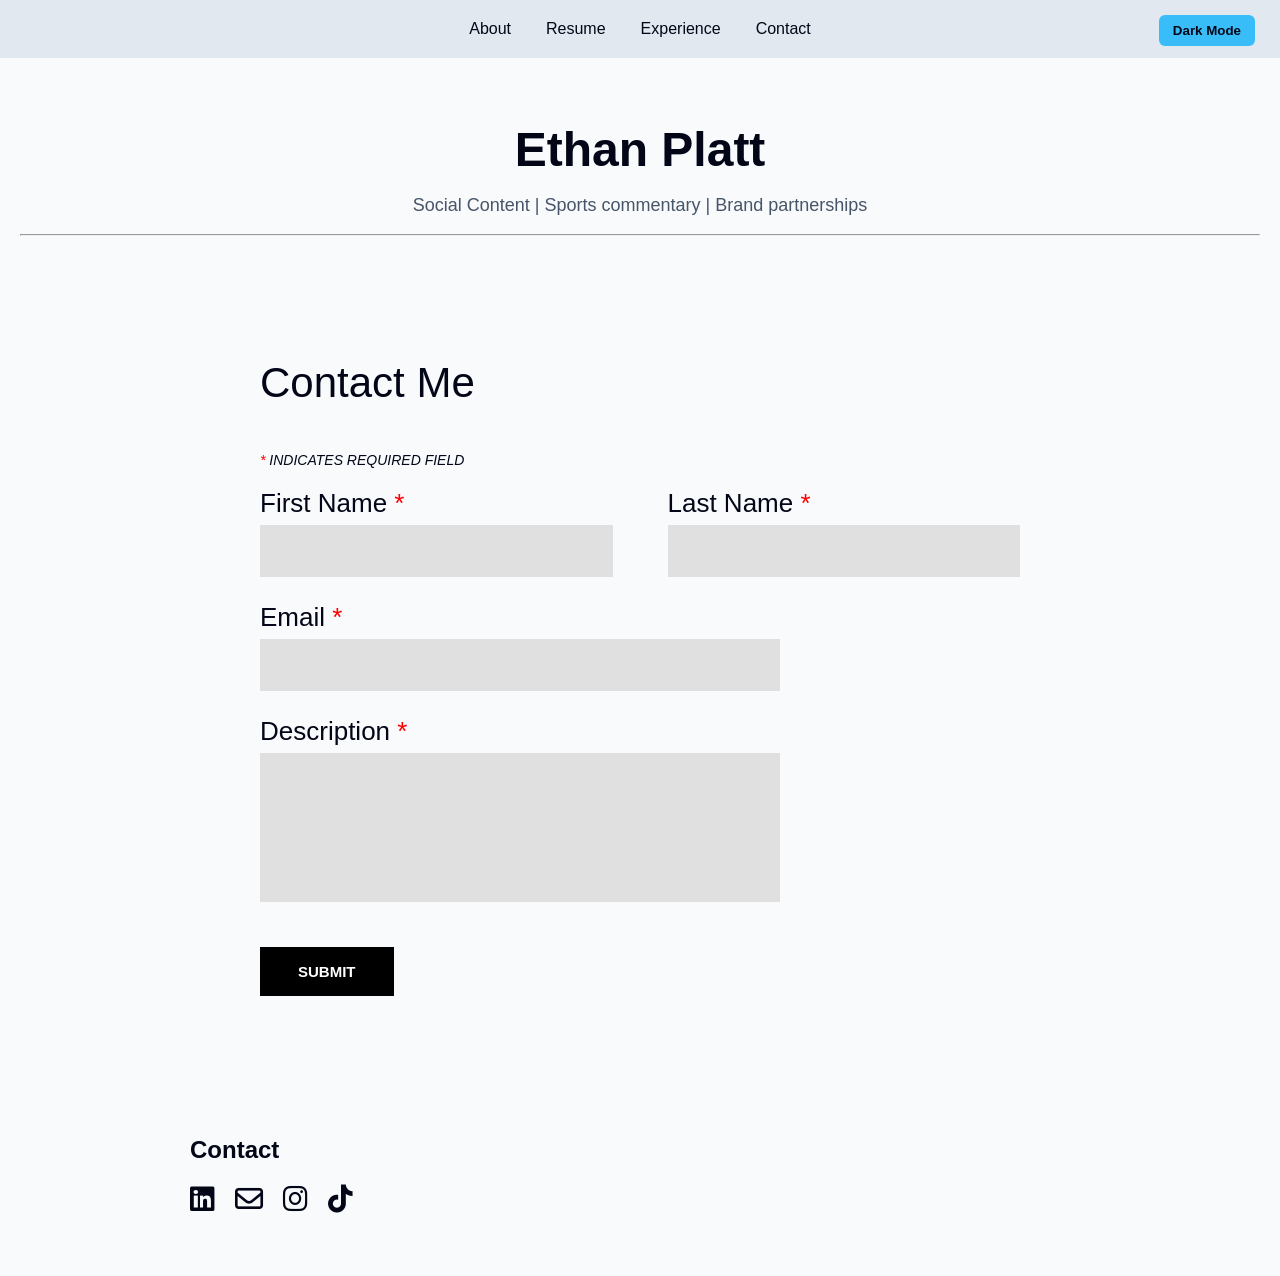
<file: contact.html>
<!DOCTYPE html>
<html lang="en">
    <head>
        <meta charset="UTF-8">
        <meta name="viewport" content="width=device-width, initial-scale=1.0">
        <title>Ethan Platt | Portfolio</title>

        <link rel="stylesheet" href="style.css">
        <link rel="stylesheet" href="https://cdnjs.cloudflare.com/ajax/libs/font-awesome/6.5.1/css/all.min.css">
    </head>
    <body>

        <nav>
            <ul>
                <li><a href="https://raperzac05-crypto.github.io/EPP-Test/">About</a></li>
                <li><a href="https://raperzac05-crypto.github.io/EPP-Test/resume.html">Resume</a></li>
                <li><a href="#experience">Experience</a></li>
                <li><a href="https://raperzac05-crypto.github.io/EPP-Test/contact.html">Contact</a></li>
            </ul>

            <button id="theme-toggle" class="theme-toggle">Light Mode</button>
        </nav>

        <header class="hero fade-in">
            <h1>Ethan Platt</h1>
            <p>Social Content | Sports commentary | Brand partnerships</p>
            <hr>
        </header>

        <section id="contact" class="fade-in contact-section">
        <h2>Contact Me</h2>

        <p class="required-note"><span>*</span> INDICATES REQUIRED FIELD</p>

        <form class="contact-form" action="https://formspree.io/f/meenjqej" method="POST">

        <div class="form-row">
            <div class="form-group">
                <label>First Name <span>*</span></label>
                <input type="text" name="first_name" required>
            </div>

            <div class="form-group">
                <label>Last Name <span>*</span></label>
                <input type="text" name="last_name" required>
            </div>
        </div>

        <div class="form-group full-width">
            <label>Email <span>*</span></label>
            <input type="email" name="email" required>
        </div>

        <div class="form-group full-width">
            <label>Description <span>*</span></label>
            <textarea name="description" required></textarea>
        </div>

        <button type="submit">SUBMIT</button>
    </form>
</section>
        </section>
        </form>

        <section class="fade-in" id="contact">
        <h2>Contact</h2>

        <div class="contact-icons">
            <a href="https://www.linkedin.com/in/ethan-platt-7206a6261/" target="_blank">
                <i class="fa-brands fa-linkedin"></i>
            </a>

            <a href="mailto:ethanmichaelplatt@gmail.com">
                <i class="fa-regular fa-envelope"></i>
            </a>

            <a href="https://www.instagram.com/plattinumla/" target="_blank">
                <i class="fa-brands fa-instagram"></i>
            </a>

            <a href="https://www.tiktok.com/@plattinumla" target="_blank"> 
                <i class="fa-brands fa-tiktok"></i>
            </a>
        </div>
    </section>
    <script src="script.js"></script>
    </body>
</html>
</file>
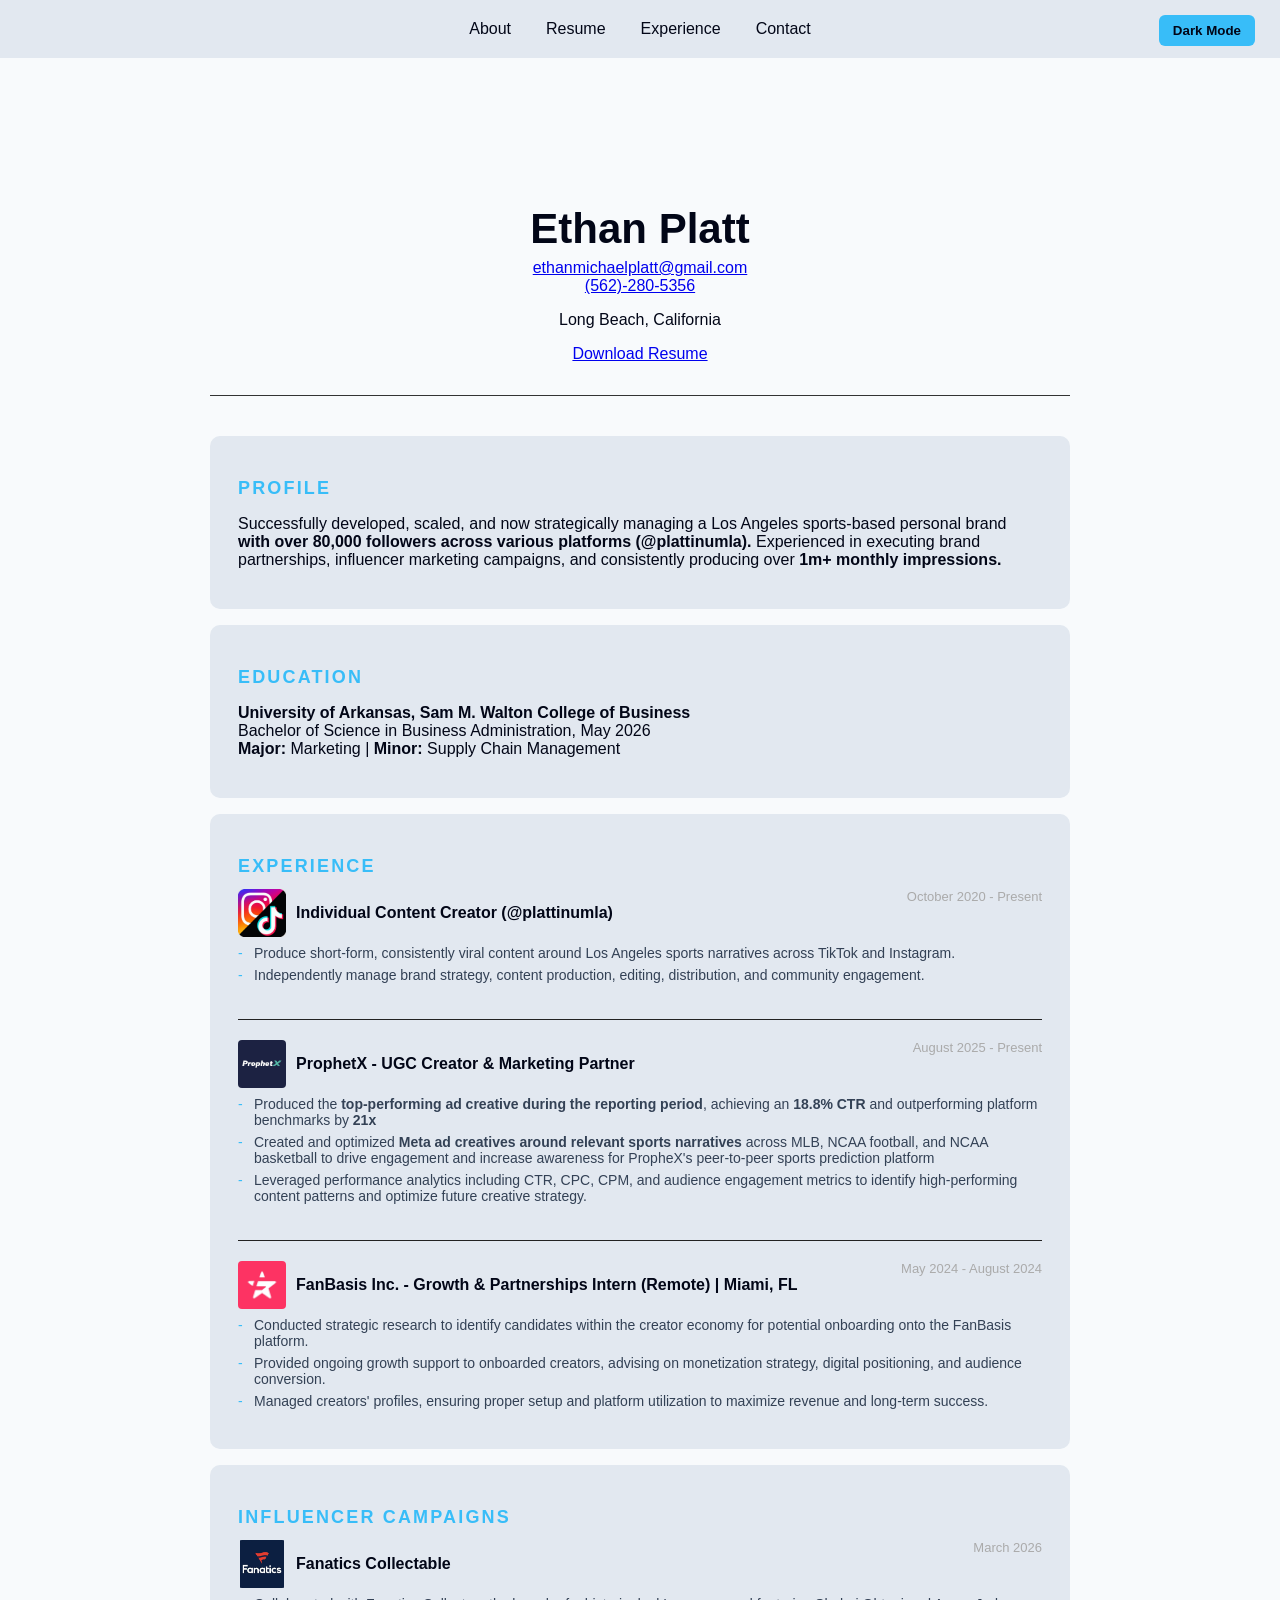
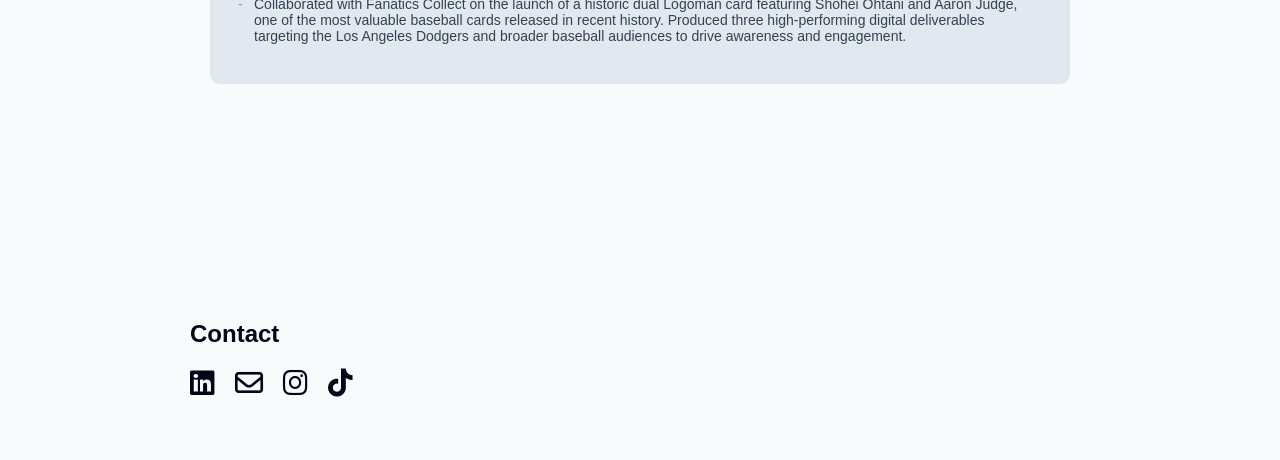
<file: resume.html>
<!DOCTYPE html>
<html lang="en">
    <head>
        <meta charset="UTF-8">
        <meta name="viewport" content="width=device-width, initial-scale=1.0">
        <title>Ethan Platt | Portfolio</title>

        <link rel="stylesheet" href="style.css">
        <link rel="stylesheet" href="https://cdnjs.cloudflare.com/ajax/libs/font-awesome/6.5.1/css/all.min.css">
    </head>
    <body>

        <nav>
            <ul>
                <li><a href="https://raperzac05-crypto.github.io/EPP-Test/">About</a></li>
                <li><a href="https://raperzac05-crypto.github.io/EPP-Test/resume.html">Resume</a></li>
                <li><a href="#experience">Experience</a></li>
                <li><a href="https://raperzac05-crypto.github.io/EPP-Test/contact.html">Contact</a></li>
            </ul>

            <button id="theme-toggle" class="theme-toggle">Light Mode</button>
        </nav>

    <section id="resume" class="fade-in">
        <div class="resume-page">
            <div class="resume-header">
                <h1>Ethan Platt</h1>
                <a href="mailto:ethanmichaelplatt@gmail.com">ethanmichaelplatt@gmail.com</a><br>
                <a href="tel:+562-280-5356">(562)-280-5356</a>
                <p>Long Beach, California</p>
                <a href="assets/docs/ETHAN PLATT RESUME.docx" download class="download-btn">Download Resume</a>
            </div>

            <hr class="resume-divider">

            <section class="resume-section">
                <p class="section-label">Profile</p>
                <p>
                    Successfully developed, scaled, and now strategically managing a Los Angeles sports-based personal brand 
                    <strong>with over 80,000 followers across various platforms (@plattinumla).</strong> 
                    Experienced in executing brand partnerships, influencer marketing campaigns, and consistently producing over 
                    <strong>1m+ monthly impressions.</strong>
                </p>
            </section>

            <section class="resume-section">
                <p class="section-label">Education</p>
                <p>
                    <strong>University of Arkansas, Sam M. Walton College of Business</strong><br>
                    Bachelor of Science in Business Administration, May 2026<br>
                    <strong>Major:</strong> Marketing | <strong>Minor:</strong> Supply Chain Management
                </p>
            </section>

            <section class="resume-section">
                <p class="section-label">Experience</p>
                    <div class="exp-entry">
                        <div class="exp-header">
                            <div class="exp-title-group">
                                <img src="assets/images/creator.jpg" alt="Social Media" class="company-logo">
                                <span class="exp-title">Individual Content Creator (@plattinumla)</span>
                            </div>
                        <span class="exp-date">October 2020 - Present</span>
                    </div>
                    <ul class="exp-bullets">
                        <li>
                            Produce short-form, consistently viral content around Los Angeles sports narratives across TikTok and Instagram.
                        </li>

                        <li>
                            Independently manage brand strategy, content production, editing, distribution, and community engagement.
                        </li>
                    </ul>
                    </div>

                    <div class="exp-entry">
                        <div class="exp-header">
                            <div class="exp-title-group">
                                <img src="assets/images/prophetx.WEBP" alt="Prophet X" class="company-logo">
                                <span class="exp-title">ProphetX - UGC Creator & Marketing Partner</span>
                            </div>
                        <span class="exp-date">August 2025 - Present</span>
                        </div>
                        <ul class="exp-bullets">
                            <li>
                                Produced the <strong>top-performing ad creative during the reporting period</strong>, achieving an 
                                <strong>18.8% CTR</strong> and outperforming platform benchmarks by <strong>21x</strong>
                            </li>

                            <li>
                                Created and optimized <strong>Meta ad creatives around relevant sports narratives</strong> across
                                MLB, NCAA football, and NCAA basketball to drive engagement and increase awareness for PropheX's peer-to-peer
                                sports prediction platform
                            </li>

                            <li>
                                Leveraged performance analytics including CTR, CPC, CPM, and audience engagement metrics 
                                to identify high-performing content patterns and optimize future creative strategy.
                            </li>
                        </ul>
                    </div>
                

                <div class="exp-entry">
                    <div class="exp-header">
                        <div class="exp-title-group">
                            <img src="assets/images/fanbasis.JPG" alt="FanBasis" class="company-logo">
                            <span class="exp-title">FanBasis Inc. - Growth & Partnerships Intern (Remote) | Miami, FL</span>
                        </div>
                    <span class="exp-date">May 2024 - August 2024</span>
                    </div>

                    <ul class="exp-bullets">
                        <li>
                            Conducted strategic research to identify candidates within the creator economy for potential onboarding onto the FanBasis platform.
                        </li>

                        <li>
                            Provided ongoing growth support to onboarded creators, advising on monetization strategy, digital positioning, and audience conversion.
                        </li>

                        <li>
                            Managed creators' profiles, ensuring proper setup and platform utilization to maximize revenue and long-term success.
                        </li>
                    </ul>
            </section>

            <section class="resume-section">
                <p class="section-label">Influencer Campaigns</p>
                <div class="exp-entry">
                    <div class="exp-header">
                        <div class="exp-title-group">
                            <img src="assets/images/fanatics.WEBP" alt="Fanatics" class="company-logo">
                            <span class="exp-title">Fanatics Collectable</span>
                        </div>
                    <span class="exp-date">March 2026</span>
                    </div>
                    <ul class="exp-bullets">
                        <li>
                        Collaborated with Fanatics Collect on the launch of a historic dual Logoman card featuring Shohei Ohtani 
                        and Aaron Judge, one of the most valuable baseball cards released in recent history. Produced three high-performing digital 
                        deliverables targeting the Los Angeles Dodgers and broader baseball audiences to drive awareness and engagement.
                        </li>
                    </ul>
                </div>
            </section>
        </div>
    </section>

    

         <section class="fade-in" id="contact">
        <h2>Contact</h2>

        <div class="contact-icons">
            <a href="https://www.linkedin.com/in/ethan-platt-7206a6261/" target="_blank">
                <i class="fa-brands fa-linkedin"></i>
            </a>

            <a href="mailto:ethanmichaelplatt@gmail.com">
                <i class="fa-regular fa-envelope"></i>
            </a>

            <a href="https://www.instagram.com/plattinumla/" target="_blank">
                <i class="fa-brands fa-instagram"></i>
            </a>

            <a href="https://www.tiktok.com/@plattinumla" target="_blank"> 
                <i class="fa-brands fa-tiktok"></i>
            </a>
        </div>
    </section>
    <script src="script.js"></script>
    </body>
</html>
</file>
<file: style.css>
/* ===== GLOBAL ===== */
html {
    scroll-behavior: smooth;
}

body {
    font-family: Arial, sans-serif;
    margin: 0;
    background: #000000;
    color: rgb(211, 175, 55);
    padding-top: 70px;
}

/* ===== NAVBAR ===== */
nav {
    position: fixed;   
    top: 0;
    left: 0;
    width: 100%;
    background: #000000;
    text-align: center;
    padding: 20px 0;
    z-index: 1000;
}

nav h1 {
    margin: 0 0 15px 0;
    font-size: 36px;
}

nav ul {
    list-style: none;
    display: flex;
    justify-content: center;
    gap: 35px;
    margin: 0;
    padding: 0;
}

nav a {
    color: white;
    text-decoration: none;
}

nav a:hover {
    color: #38bdf8;
}

/* ===== SECTIONS ===== */
section {
    padding: 60px 20px;
    max-width: 900px;
    margin: auto;
}

/* ===== HERO ===== */
.hero {
    text-align: center;
    padding: 20px 20px;
}

.hero h1 {
    font-size: 48px;
    margin-bottom: 10px;
}

.hero p {
    font-size: 18px;
    color: #ffffff;
}

/* ===== FADE ANIMATION ===== */
.fade-in {
    opacity: 0;
    transform: translateY(30px);
    transition: opacity 0.8s ease, transform 0.8s ease;
}

.fade-in.show {
    opacity: 1;
    transform: translateY(0);
}

/* ===== THEME TOGGLE ===== */
.theme-toggle {
    position: absolute;
    right: 25px;
    top: 15px;
    background: #38bdf8;
    color: #020617;
    border: none;
    padding: 8px 14px;
    border-radius: 6px;
    font-weight: bold;
    cursor: pointer;
}

/* ===== LIGHT MODE ===== */
body.light-mode {
    background: #f8fafc;
    color: #020617;
}

body.light-mode nav {
    background: #e2e8f0;
}

body.light-mode nav a,
body.light-mode .contact-icons a {
    color: #020617;
}

body.light-mode .project-card,
body.light-mode .experience-card {
    background: #e2e8f0;
}

body.light-mode .hero p,
body.light-mode .role,
body.light-mode .date {
    color: #475569;
}

body.light-mode .location {
    color: #334155;
}

body.light-mode .contact-icons a:hover {
    color: #38bdf8;
}

/* ===== MOBILE RESPONSIVE ===== */
@media (max-width: 768px) {
    body {
        padding-top: 90px;
    }

    nav ul {
        flex-wrap: wrap;
        gap: 18px;
        font-size: 14px;
    }

    .theme-toggle {
        position: static;
        margin-top: 15px;
    }

    .hero h1 {
        font-size: 36px;
    }

    .hero p {
        font-size: 16px;
    }

    section {
        padding: 40px 18px;
    }

    .about-container {
        flex-direction: column;
        text-align: center;
        gap: 30px;
    }

    .about-text h2 {
        font-size: 36px;
    }

    .about-text p {
        font-size: 16px;
        line-height: 1.6;
    }

    .about-highlight {
        font-size: 20px;
    }

    .about-image img {
        width: 260px;
        max-width: 100%;
    }

    .experience-header {
        flex-direction: column;
    }

    .date {
        white-space: normal;
    }

    .form-row {
        flex-direction: column;
        gap: 0;
    }

    .full-width {
        max-width: 100%;
    }

    .form-group label {
        font-size: 22px;
    }

    .exp-header {
        flex-direction: column;
    }

    .exp-date {
        white-space: normal;
    }
}

/* ===== ABOUT ===== */
.about-container {
    display: flex;
    align-items: center;
    justify-content: space-between;
    gap: 60px;
}

.about-text {
    flex: 1;
}

.about-text h2 {
    font-size: 48px;
    margin-bottom: 25px;
}

.about-text p {
    font-size: 18px;
    line-height: 1.8;
    margin-bottom: 30px;
}

.about-highlight {
    font-size: 28px;
    font-weight: bold;
    line-height: 1.5;
}

.about-image img {
    width: 350px;
    border-radius: 12px;
    object-fit: cover;
}

/* ===== CONTACT FORM ===== */
.contact-section {
    max-width: 760px;
    margin: auto;
}

.contact-section h2 {
    font-size: 42px;
    font-weight: normal;
    margin-bottom: 45px;
}

.required-note {
    font-style: italic;
    font-size: 14px;
    margin-bottom: 20px;
}

.required-note span,
.form-group span {
    color: red;
}

.contact-form {
    width: 100%;
}

.form-row {
    display: flex;
    gap: 55px;
}

.form-group {
    display: flex;
    flex-direction: column;
    margin-bottom: 25px;
    flex: 1;
}

.form-group label {
    font-size: 26px;
    margin-bottom: 6px;
}

.form-group input,
.form-group textarea {
    background: #e0e0e0;
    border: none;
    padding: 12px;
    font-size: 18px;
}

.form-group input {
    height: 28px;
}

.form-group textarea {
    height: 125px;
    resize: none;
}

.full-width {
    max-width: 520px;
}

.contact-form button {
    margin-top: 20px;
    background: black;
    color: white;
    border: none;
    padding: 16px 38px;
    font-weight: bold;
    font-size: 15px;
    cursor: pointer;
}

.contact-form button:hover {
    background: #333;
}

/* ===== CONTACT ICONS ===== */
.contact-icons {
    display: flex;
    gap: 20px;
    margin-top: 15px;
}

.contact-icons a {
    color: #ffffff;
    font-size: 28px;
    text-decoration: none;
}

.contact-icons a:hover {
    color: #38bdf8
}

/* ===== RESUME ===== */
.resume-page {
    max-width: 900px;
    margin: auto;
    padding: 40px 20px 80px;
}

.resume-header {
    text-align: center;
    margin-bottom: 32px;
}

.resume-header h1 {
    font-size: 42px;
    margin-bottom: 6px;
}

.resume-header .contact-line {
    font-size: 15px;
    color: #aaaaaa;
    margin-bottom: 0;
}

.resume-header .contact-line a {
    color: #38bdf8;
    text-decoration: none;
}

.btn-download {
    display: inline-block;
    background: #38bdf8;
    color: #020617;
    font-weight: bold;
    font-size: 14px;
    padding: 8px 20px;
    border-radius: 6px;
    text-decoration: none;
}

.btn-download:hover {
    background: #1aafd0;
}

.resume-divider {
    border: none;
    border-top: 1px solid #333333;
    margin-bottom: 40px;
}

.resume-section {
    background: #111111;
    border-radius: 10px;
    padding: 24px 28px;
    margin-bottom: 16px;
}

body.light-mode .resume-section {
    background: #e2e8f0;
}

.section-label {
    font-size: 18px;
    font-weight: bold;
    letter-spacing: 0.12em;
    text-transform: uppercase;
    color: #38bdf8;
    margin-bottom: 12px;
}

.exp-entry {
    padding-bottom: 20px;
    margin-bottom: 20px;
    border-bottom: 1px solid #222222;
}

.exp-entry:last-child {
    border-bottom: none;
    margin-bottom: 0;
    padding-bottom: 0;
}

.exp-header {
    display: flex;
    justify-content: space-between;
    align-items: flex-start;
    flex-wrap: wrap;
    gap: 4px;
    margin-bottom: 6px;
}

.exp-title {
    font-weight: bold;
    font-size: 16px;
}

.exp-date {
    font-size: 13px;
    color: #aaaaaa;
    white-space: nowrap;
}

.exp-bullets {
    list-style: none;
    padding: 0;
    margin-top: 8px;
}

.exp-bullets li {
    position: relative;
    padding-left: 16px;
    font-size: 14px;
    color: #cccccc;
    margin-bottom: 6px;
}

body.light-mode .exp-bullets li {
    color: #334155;
}

.exp-bullets li::before {
    content: '-';
    position: absolute;
    left: 0;
    color: #38bdf8;
}

.stat {
    font-weight: bold;
    color: rgb(211, 175, 55); /* your gold accent */
}

.exp-title-group {
    display: flex;
    align-items: center;
    gap: 10px;
}

.company-logo {
    width: 48px;
    height: 48px;
    object-fit: contain;
    border-radius: 4px;
}
</file>
